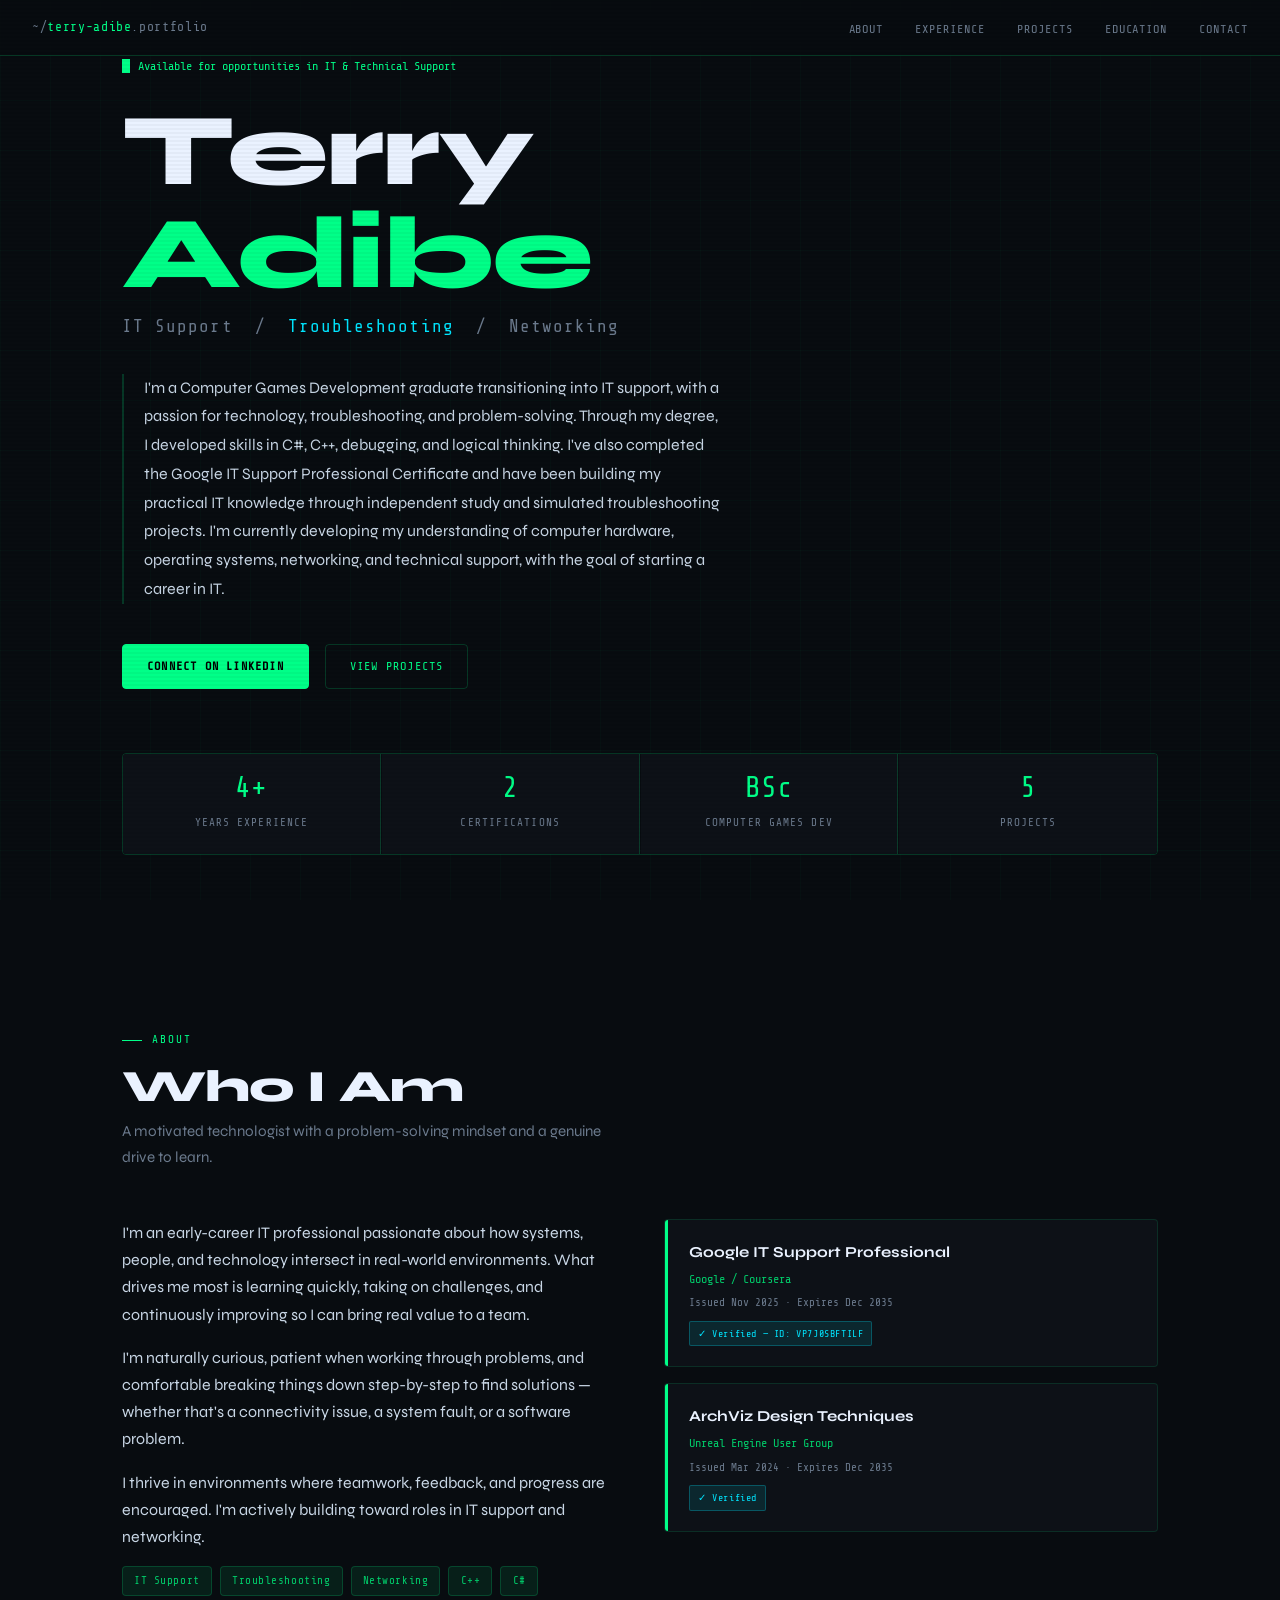
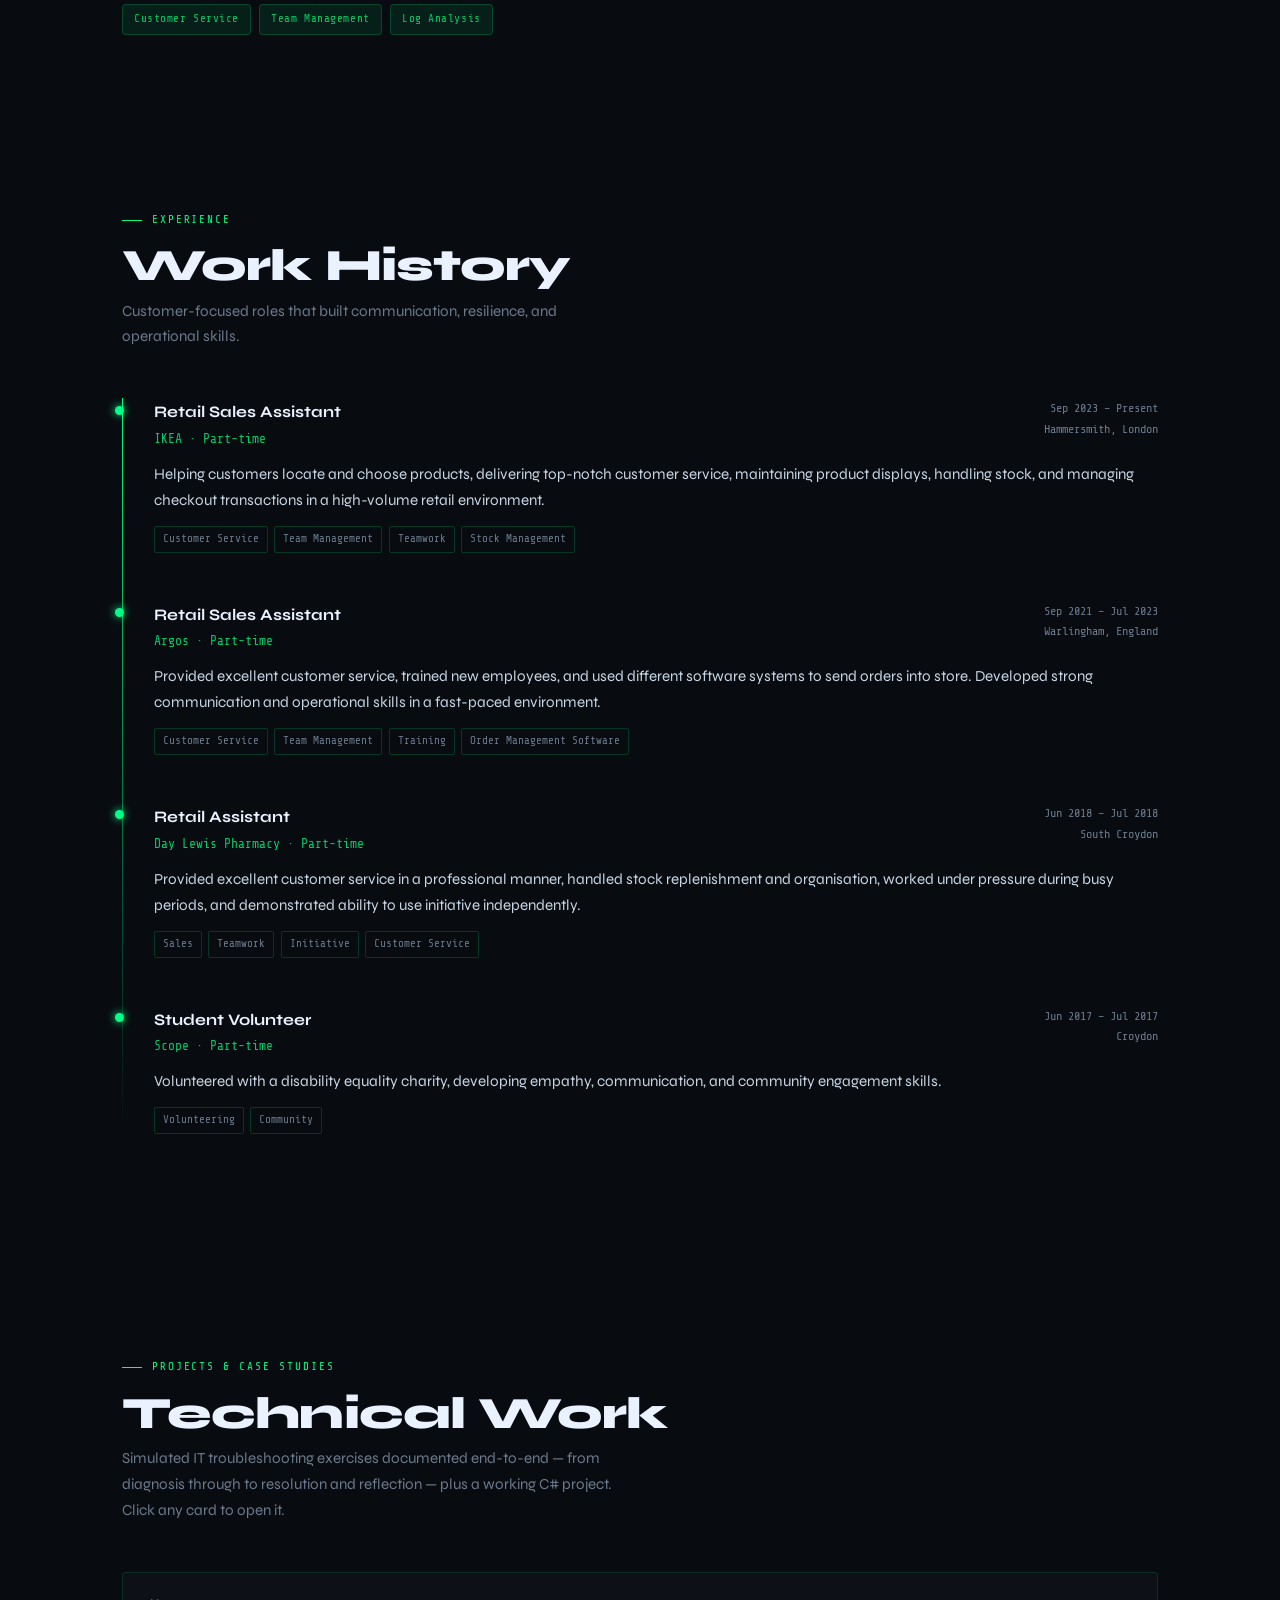
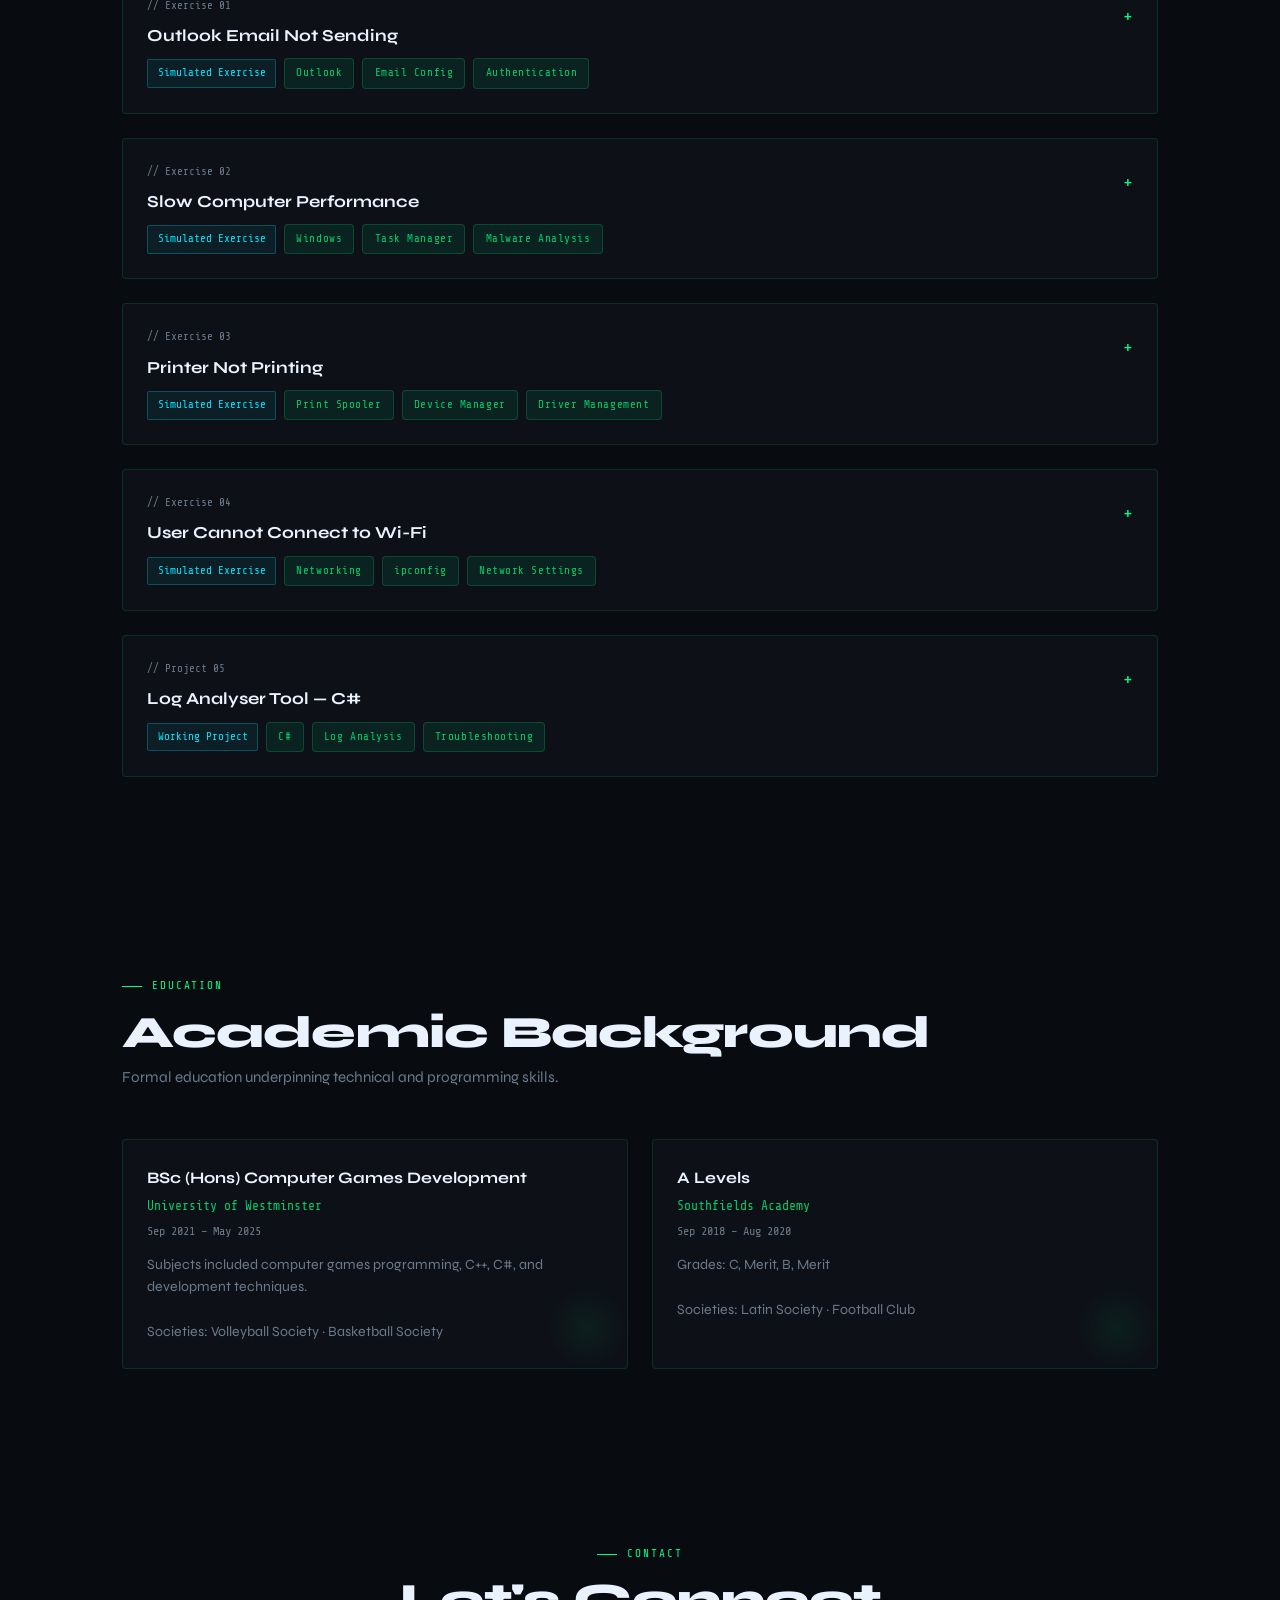
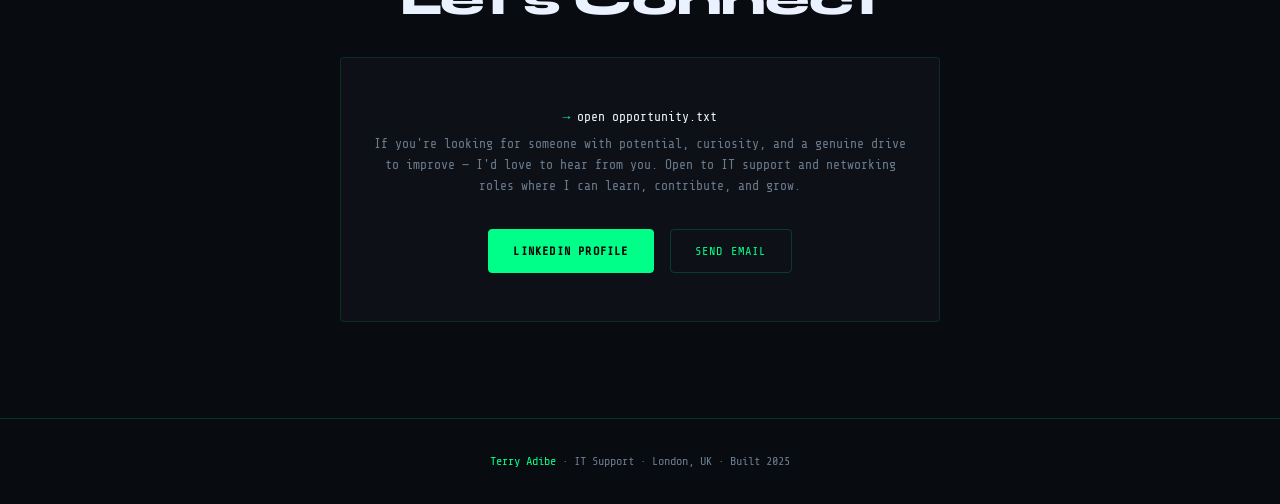
<file: index.html>
<!DOCTYPE html>
<html lang="en">
<head>
    <meta charset="UTF-8" />
    <meta name="viewport" content="width=device-width, initial-scale=1.0" />
    <title>Terry Adibe — IT Support Portfolio</title>
    <link href="https://fonts.googleapis.com/css2?family=Share+Tech+Mono&family=Syne:wght@400;600;700;800&display=swap" rel="stylesheet" />
    <link rel="stylesheet" href="style.css" />
</head>
<body>

    <!-- NAV -->
    <nav>
        <div class="nav-brand"><span>~/</span>terry-adibe<span>.portfolio</span></div>
        <ul>
            <li><a href="#about">About</a></li>
            <li><a href="#experience">Experience</a></li>
            <li><a href="#projects">Projects</a></li>
            <li><a href="#education">Education</a></li>
            <li><a href="#contact">Contact</a></li>
        </ul>
    </nav>

    <main>

        <!-- HERO -->
        <section id="hero">
            <div class="hero-inner">
                <div class="hero-status"><span class="blink"></span>Available for opportunities in IT &amp; Technical Support</div>
                <h1 class="hero-name">Terry<br><span class="accent">Adibe</span></h1>
                <p class="hero-title">IT Support &nbsp;/&nbsp; <span class="highlight">Troubleshooting</span> &nbsp;/&nbsp; Networking</p>
                <p class="hero-bio">
                    I'm a Computer Games Development graduate transitioning into IT support, with a passion for technology, troubleshooting, and problem-solving. Through my degree, I developed skills in C#, C++, debugging, and logical thinking. I've also completed the Google IT Support Professional Certificate and have been building my practical IT knowledge through independent study and simulated troubleshooting projects. I'm currently developing my understanding of computer hardware, operating systems, networking, and technical support, with the goal of starting a career in IT.
                </p>
                <div class="hero-ctas">
                    <a href="https://www.linkedin.com/in/terry-adibe-31688a187/" target="_blank" class="btn btn-primary">Connect on LinkedIn</a>
                    <a href="#projects" class="btn btn-outline">View Projects</a>
                </div>
                <div class="stats-row">
                    <div class="stat-item"><span class="stat-num">4+</span><span class="stat-label">Years Experience</span></div>
                    <div class="stat-item"><span class="stat-num">2</span><span class="stat-label">Certifications</span></div>
                    <div class="stat-item"><span class="stat-num">BSc</span><span class="stat-label">Computer Games Dev</span></div>
                    <div class="stat-item"><span class="stat-num">5</span><span class="stat-label">Projects</span></div>
                </div>
            </div>
        </section>

        <!-- ABOUT -->
        <section id="about">
            <div class="section-tag">About</div>
            <h2 class="section-h2">Who I Am</h2>
            <p class="section-sub">A motivated technologist with a problem-solving mindset and a genuine drive to learn.</p>
            <div class="about-grid">
                <div class="about-text">
                    <p>I'm an early-career IT professional passionate about how systems, people, and technology intersect in real-world environments. What drives me most is learning quickly, taking on challenges, and continuously improving so I can bring real value to a team.</p>
                    <p>I'm naturally curious, patient when working through problems, and comfortable breaking things down step-by-step to find solutions — whether that's a connectivity issue, a system fault, or a software problem.</p>
                    <p>I thrive in environments where teamwork, feedback, and progress are encouraged. I'm actively building toward roles in IT support and networking.</p>
                    <div class="skills-list">
                        <span class="skill-tag">IT Support</span>
                        <span class="skill-tag">Troubleshooting</span>
                        <span class="skill-tag">Networking</span>
                        <span class="skill-tag">C++</span>
                        <span class="skill-tag">C#</span>
                        <span class="skill-tag">Customer Service</span>
                        <span class="skill-tag">Team Management</span>
                        <span class="skill-tag">Log Analysis</span>
                    </div>
                </div>
                <div>
                    <div class="cert-card">
                        <div class="cert-title">Google IT Support Professional</div>
                        <div class="cert-issuer">Google / Coursera</div>
                        <div class="cert-date">Issued Nov 2025 · Expires Dec 2035</div>
                        <div class="cert-badge">✓ Verified — ID: VP7J0SBFTILF</div>
                    </div>
                    <div class="cert-card">
                        <div class="cert-title">ArchViz Design Techniques</div>
                        <div class="cert-issuer">Unreal Engine User Group</div>
                        <div class="cert-date">Issued Mar 2024 · Expires Dec 2035</div>
                        <div class="cert-badge">✓ Verified</div>
                    </div>
                </div>
            </div>
        </section>

        <!-- EXPERIENCE -->
        <section id="experience">
            <div class="section-tag">Experience</div>
            <h2 class="section-h2">Work History</h2>
            <p class="section-sub">Customer-focused roles that built communication, resilience, and operational skills.</p>
            <div class="timeline">
                <div class="timeline-item">
                    <div class="job-header">
                        <div>
                            <div class="job-title">Retail Sales Assistant</div>
                            <div class="job-company">IKEA · Part-time</div>
                        </div>
                        <div class="job-period">Sep 2023 – Present<br>Hammersmith, London</div>
                    </div>
                    <p class="job-desc">Helping customers locate and choose products, delivering top-notch customer service, maintaining product displays, handling stock, and managing checkout transactions in a high-volume retail environment.</p>
                    <div class="job-tags">
                        <span class="job-tag">Customer Service</span>
                        <span class="job-tag">Team Management</span>
                        <span class="job-tag">Teamwork</span>
                        <span class="job-tag">Stock Management</span>
                    </div>
                </div>
                <div class="timeline-item">
                    <div class="job-header">
                        <div>
                            <div class="job-title">Retail Sales Assistant</div>
                            <div class="job-company">Argos · Part-time</div>
                        </div>
                        <div class="job-period">Sep 2021 – Jul 2023<br>Warlingham, England</div>
                    </div>
                    <p class="job-desc">Provided excellent customer service, trained new employees, and used different software systems to send orders into store. Developed strong communication and operational skills in a fast-paced environment.</p>
                    <div class="job-tags">
                        <span class="job-tag">Customer Service</span>
                        <span class="job-tag">Team Management</span>
                        <span class="job-tag">Training</span>
                        <span class="job-tag">Order Management Software</span>
                    </div>
                </div>
                <div class="timeline-item">
                    <div class="job-header">
                        <div>
                            <div class="job-title">Retail Assistant</div>
                            <div class="job-company">Day Lewis Pharmacy · Part-time</div>
                        </div>
                        <div class="job-period">Jun 2018 – Jul 2018<br>South Croydon</div>
                    </div>
                    <p class="job-desc">Provided excellent customer service in a professional manner, handled stock replenishment and organisation, worked under pressure during busy periods, and demonstrated ability to use initiative independently.</p>
                    <div class="job-tags">
                        <span class="job-tag">Sales</span>
                        <span class="job-tag">Teamwork</span>
                        <span class="job-tag">Initiative</span>
                        <span class="job-tag">Customer Service</span>
                    </div>
                </div>
                <div class="timeline-item">
                    <div class="job-header">
                        <div>
                            <div class="job-title">Student Volunteer</div>
                            <div class="job-company">Scope · Part-time</div>
                        </div>
                        <div class="job-period">Jun 2017 – Jul 2017<br>Croydon</div>
                    </div>
                    <p class="job-desc">Volunteered with a disability equality charity, developing empathy, communication, and community engagement skills.</p>
                    <div class="job-tags">
                        <span class="job-tag">Volunteering</span>
                        <span class="job-tag">Community</span>
                    </div>
                </div>
            </div>
        </section>

        <!-- PROJECTS / CASE STUDIES -->
        <section id="projects">
            <div class="section-tag">Projects &amp; Case Studies</div>
            <h2 class="section-h2">Technical Work</h2>
            <p class="section-sub">Simulated IT troubleshooting exercises documented end-to-end — from diagnosis through to resolution and reflection — plus a working C# project. Click any card to open it.</p>

            <!-- CASE 01: OUTLOOK -->
            <div class="case-card">
                <div class="case-header" onclick="toggleCase(this)">
                    <div class="case-header-left">
                        <div class="case-num">// Exercise 01</div>
                        <div class="case-title">Outlook Email Not Sending</div>
                        <div class="case-meta">
                            <span class="project-type type-doc">Simulated Exercise</span>
                            <span class="skill-tag">Outlook</span>
                            <span class="skill-tag">Email Config</span>
                            <span class="skill-tag">Authentication</span>
                        </div>
                    </div>
                    <div class="case-toggle">+</div>
                </div>
                <div class="case-body">
                    <div class="case-section-label">Problem</div>
                    <p class="case-text">User unable to send emails in Outlook — messages remained stuck in the Outbox. The user could still receive emails, but outgoing messages consistently failed to send.</p>

                    <div class="case-section-label">Key Questions Asked</div>
                    <ul class="case-steps">
                        <li>Are you connected to the internet?</li>
                        <li>Are you able to receive emails? (to isolate sending vs. full service failure)</li>
                        <li>Are there any error messages displayed?</li>
                        <li>When did the issue start? (to identify recent changes)</li>
                        <li>Have you recently changed your email password?</li>
                        <li>Is this affecting other users? (to determine if user-specific or system-wide)</li>
                    </ul>

                    <div class="case-section-label">Troubleshooting Steps</div>
                    <ul class="case-steps">
                        <li>Confirmed device was connected to the internet</li>
                        <li>Verified Outlook was not in Offline Mode</li>
                        <li>Checked for stuck emails in the Outbox and attempted to resend or delete them</li>
                        <li>Closed and reopened Outlook to resolve any temporary application issues</li>
                        <li>Checked that email address, password, and server settings were correct</li>
                        <li>Removed and re-added the email account to refresh the configuration</li>
                        <li>Restarted the device to clear any remaining temporary system issues</li>
                    </ul>

                    <div class="case-section-label">Tools Used</div>
                    <div class="tools-row">
                        <span class="tool-pill">Microsoft Outlook</span>
                        <span class="tool-pill">Network Settings</span>
                        <span class="tool-pill">Control Panel — Mail Settings</span>
                    </div>

                    <div class="case-section-label">Root Cause &amp; Resolution</div>
                    <div class="resolution-box">
                        <div class="label">✓ RESOLVED</div>
                        <p>Issue caused by an incorrect email password, preventing Outlook from authenticating with the server. The correct password was re-entered, allowing Outlook to reconnect and send successfully.</p>
                    </div>

                    <div class="case-section-label">Reflection</div>
                    <div class="reflection-box">This case highlights the importance of checking basic configuration issues — such as account credentials — before investigating more complex causes. Many email-related problems stem from simple authentication errors.</div>
                </div>
            </div>

            <!-- CASE 02: SLOW COMPUTER -->
            <div class="case-card">
                <div class="case-header" onclick="toggleCase(this)">
                    <div class="case-header-left">
                        <div class="case-num">// Exercise 02</div>
                        <div class="case-title">Slow Computer Performance</div>
                        <div class="case-meta">
                            <span class="project-type type-doc">Simulated Exercise</span>
                            <span class="skill-tag">Windows</span>
                            <span class="skill-tag">Task Manager</span>
                            <span class="skill-tag">Malware Analysis</span>
                        </div>
                    </div>
                    <div class="case-toggle">+</div>
                </div>
                <div class="case-body">
                    <div class="case-section-label">Problem</div>
                    <p class="case-text">User reported their computer had become significantly slow during normal use — applications took an extremely long time to open, and the system would freeze or lag when performing basic tasks.</p>

                    <div class="case-section-label">Key Questions Asked</div>
                    <ul class="case-steps">
                        <li>When did the issue start? (to identify recent updates, installs, or changes)</li>
                        <li>Are specific applications slow, or the entire system?</li>
                        <li>Have you installed any new software recently?</li>
                        <li>How much storage space is available?</li>
                        <li>Have you noticed any unusual pop-ups or background activity? (to rule out malware)</li>
                        <li>When was the system last restarted?</li>
                    </ul>

                    <div class="case-section-label">Troubleshooting Steps</div>
                    <ul class="case-steps">
                        <li>Opened Task Manager — reviewed CPU, memory, and disk usage, identified high-resource processes</li>
                        <li>Closed unnecessary background applications consuming system resources</li>
                        <li>Navigated to Startup tab in Task Manager and disabled non-essential startup programs</li>
                        <li>Checked disk storage and removed unnecessary files to free up space</li>
                        <li>Performed a full system scan using Windows Defender to rule out malware</li>
                        <li>Restarted the system to clear temporary processes and refresh performance</li>
                        <li>Checked for pending OS and driver updates to eliminate outdated software as a cause</li>
                    </ul>

                    <div class="case-section-label">Tools Used</div>
                    <div class="tools-row">
                        <span class="tool-pill">Task Manager</span>
                        <span class="tool-pill">Startup Manager</span>
                        <span class="tool-pill">Disk Cleanup</span>
                        <span class="tool-pill">Windows Defender</span>
                        <span class="tool-pill">Windows Update</span>
                    </div>

                    <div class="case-section-label">Root Cause &amp; Resolution</div>
                    <div class="resolution-box">
                        <div class="label">✓ RESOLVED</div>
                        <p>Multiple background applications were consuming high CPU and memory usage, combined with several unnecessary startup programs. Unnecessary apps were closed, startup programs disabled, and disk space cleared.</p>
                    </div>

                    <div class="case-section-label">Reflection</div>
                    <div class="reflection-box">This case highlights the importance of monitoring system resources and managing startup applications. Many performance issues are caused by software and background processes rather than hardware failure. Malware scanning is a key step — malicious software can disguise itself as high resource usage.</div>
                </div>
            </div>

            <!-- CASE 03: PRINTER -->
            <div class="case-card">
                <div class="case-header" onclick="toggleCase(this)">
                    <div class="case-header-left">
                        <div class="case-num">// Exercise 03</div>
                        <div class="case-title">Printer Not Printing</div>
                        <div class="case-meta">
                            <span class="project-type type-doc">Simulated Exercise</span>
                            <span class="skill-tag">Print Spooler</span>
                            <span class="skill-tag">Device Manager</span>
                            <span class="skill-tag">Driver Management</span>
                        </div>
                    </div>
                    <div class="case-toggle">+</div>
                </div>
                <div class="case-body">
                    <div class="case-section-label">Problem</div>
                    <p class="case-text">A user reported their printer appeared connected but documents were not printing. Print jobs remained in the queue without completing. Some colleagues were unaffected, while others shared the same issue — suggesting a mixed device/network cause.</p>

                    <div class="case-section-label">Key Questions Asked</div>
                    <ul class="case-steps">
                        <li>Is the printer powered on? (confirm basic hardware state)</li>
                        <li>Are there any error messages on the printer or computer?</li>
                        <li>Are other users able to print successfully?</li>
                        <li>Is the printer connected via USB or network? (to identify physical vs. network issue)</li>
                        <li>When did the issue start? (to identify recent configuration changes or updates)</li>
                    </ul>

                    <div class="case-section-label">Troubleshooting Steps</div>
                    <ul class="case-steps">
                        <li>Checked printer status — confirmed powered on, no paper jams, no empty ink</li>
                        <li>Checked print queue — cancelled all pending print jobs and restarted the printer</li>
                        <li>Restarted the printer to clear errors between the device and computer</li>
                        <li>Opened Windows Services, located the Print Spooler service, and restarted it</li>
                        <li>Confirmed the correct printer was set as the default printer</li>
                        <li>Updated and reinstalled printer drivers via Device Manager</li>
                    </ul>

                    <div class="case-section-label">Tools Used</div>
                    <div class="tools-row">
                        <span class="tool-pill">Windows Printer Settings</span>
                        <span class="tool-pill">Print Queue Manager</span>
                        <span class="tool-pill">Windows Services</span>
                        <span class="tool-pill">Device Manager</span>
                    </div>

                    <div class="case-section-label">Root Cause &amp; Resolution</div>
                    <div class="resolution-box">
                        <div class="label">✓ RESOLVED</div>
                        <p>Multiple stuck print jobs had blocked the print queue. Clearing the queue, restarting the Print Spooler service, and reinstalling drivers restored full printing functionality.</p>
                    </div>
                </div>
            </div>

            <!-- CASE 04: WIFI -->
            <div class="case-card">
                <div class="case-header" onclick="toggleCase(this)">
                    <div class="case-header-left">
                        <div class="case-num">// Exercise 04</div>
                        <div class="case-title">User Cannot Connect to Wi-Fi</div>
                        <div class="case-meta">
                            <span class="project-type type-doc">Simulated Exercise</span>
                            <span class="skill-tag">Networking</span>
                            <span class="skill-tag">ipconfig</span>
                            <span class="skill-tag">Network Settings</span>
                        </div>
                    </div>
                    <div class="case-toggle">+</div>
                </div>
                <div class="case-body">
                    <div class="case-section-label">Problem</div>
                    <p class="case-text">A user reported their laptop was unable to connect to the office Wi-Fi network. Other colleagues were connected without issues, suggesting the problem was device-specific rather than a network-wide fault.</p>

                    <div class="case-section-label">Key Questions Asked</div>
                    <ul class="case-steps">
                        <li>Are other devices able to connect? (to confirm device vs. network issue)</li>
                        <li>Are you receiving any specific error messages?</li>
                        <li>When did the issue start?</li>
                        <li>Have you recently changed your password? (outdated credentials are a common cause)</li>
                        <li>Are you working remotely or in the office? (signal strength and environment)</li>
                        <li>Is Wi-Fi enabled in your device settings?</li>
                    </ul>

                    <div class="case-section-label">Troubleshooting Steps</div>
                    <ul class="case-steps">
                        <li>Confirmed Wi-Fi was enabled and Airplane Mode was disabled — a commonly overlooked issue</li>
                        <li>Restarted the laptop to resolve any temporary network or software glitches</li>
                        <li>Opened Network Settings, selected the Wi-Fi network, clicked Forget, then reconnected with the correct password</li>
                        <li>Used Command Prompt (ipconfig) to check IP configuration and confirm address assignment</li>
                        <li>Checked Device Manager for any driver issues with the wireless adapter</li>
                    </ul>

                    <div class="case-section-label">Tools Used</div>
                    <div class="tools-row">
                        <span class="tool-pill">Windows Network Settings</span>
                        <span class="tool-pill">Command Prompt (ipconfig)</span>
                        <span class="tool-pill">Device Manager</span>
                    </div>

                    <div class="case-section-label">Root Cause &amp; Resolution</div>
                    <div class="resolution-box">
                        <div class="label">✓ RESOLVED</div>
                        <p>The device was storing an outdated Wi-Fi password after network credentials had been changed. Forgetting the network and reconnecting with the updated password resolved the issue immediately.</p>
                    </div>

                    <div class="case-section-label">Reflection</div>
                    <div class="reflection-box">This case highlights the importance of gathering information before troubleshooting. Many connectivity issues are caused by simple configuration problems rather than hardware failures — and asking the right questions upfront saves significant diagnostic time.</div>
                </div>
            </div>

            <!-- CASE 05: LOG ANALYSER -->
            <div class="case-card">
                <div class="case-header" onclick="toggleCase(this)">
                    <div class="case-header-left">
                        <div class="case-num">// Project 05</div>
                        <div class="case-title">Log Analyser Tool — C#</div>
                        <div class="case-meta">
                            <span class="project-type type-doc">Working Project</span>
                            <span class="skill-tag">C#</span>
                            <span class="skill-tag">Log Analysis</span>
                            <span class="skill-tag">Troubleshooting</span>
                        </div>
                    </div>
                    <div class="case-toggle">+</div>
                </div>
                <div class="case-body">
                    <div class="case-section-label">Project Overview</div>
                    <p class="case-text">A working C# tool that reads and analyses log files to help identify errors and unusual patterns. Built to practise parsing real-world data and to support the kind of log review used in IT support and monitoring.</p>

                    <div class="case-section-label">What It Does</div>
                    <ul class="case-steps">
                        <li>Reads log files and extracts key event data</li>
                        <li>Filters events by type, severity, and timestamp</li>
                        <li>Flags patterns such as repeated errors or failed logins</li>
                        <li>Outputs a readable summary for further investigation</li>
                    </ul>

                    <div class="case-section-label">Technologies</div>
                    <div class="tools-row">
                        <span class="tool-pill">C#</span>
                        <span class="tool-pill">File I/O</span>
                        <span class="tool-pill">String Parsing</span>
                    </div>

                    <div class="case-section-label">Status</div>
                    <div class="resolution-box">
                        <div class="label">✓ WORKING VERSION COMPLETE</div>
                        <p>The C# version is working. Further features and improvements are planned.</p>
                    </div>
                </div>
            </div>

        </section>

        <!-- EDUCATION -->
        <section id="education">
            <div class="section-tag">Education</div>
            <h2 class="section-h2">Academic Background</h2>
            <p class="section-sub">Formal education underpinning technical and programming skills.</p>
            <div class="edu-grid">
                <div class="edu-card">
                    <div class="edu-degree">BSc (Hons) Computer Games Development</div>
                    <div class="edu-school">University of Westminster</div>
                    <div class="edu-years">Sep 2021 – May 2025</div>
                    <div class="edu-activities">Subjects included computer games programming, C++, C#, and development techniques.<br><br>Societies: Volleyball Society · Basketball Society</div>
                </div>
                <div class="edu-card">
                    <div class="edu-degree">A Levels</div>
                    <div class="edu-school">Southfields Academy</div>
                    <div class="edu-years">Sep 2018 – Aug 2020</div>
                    <div class="edu-activities">Grades: C, Merit, B, Merit<br><br>Societies: Latin Society · Football Club</div>
                </div>
            </div>
        </section>

        <!-- CONTACT -->
        <section id="contact">
            <div class="section-tag" style="justify-content: center;">Contact</div>
            <h2 class="section-h2">Let's Connect</h2>
            <div class="contact-card">
                <div class="terminal-line"><span class="prompt">→ </span><span class="cmd">open opportunity.txt</span></div>
                <p class="contact-tagline">
                    If you're looking for someone with potential, curiosity, and a genuine drive to improve — I'd love to hear from you. Open to IT support and networking roles where I can learn, contribute, and grow.
                </p>
                <div class="contact-links">
                    <a href="https://www.linkedin.com/in/terry-adibe-31688a187/" target="_blank" class="btn btn-primary">LinkedIn Profile</a>
                    <a href="mailto:adibeterry380@gmail.com" class="btn btn-outline">Send Email</a>
                </div>
            </div>
        </section>

    </main>

    <footer>
        <span>Terry Adibe</span> · IT Support · London, UK · Built 2025
    </footer>

    <!-- Project cards: click to open / close -->
    <script>
        // Hide every description when the page loads
        document.querySelectorAll('.case-body').forEach(function (body) {
            body.style.display = 'none';
        });

        function toggleCase(header) {
            var card = header.parentElement;
            var body = card.querySelector('.case-body');
            var icon = header.querySelector('.case-toggle');
            var isOpen = body.style.display === 'block';

            body.style.display = isOpen ? 'none' : 'block';
            if (icon) { icon.textContent = isOpen ? '+' : '−'; }
            card.classList.toggle('open', !isOpen);
        }
    </script>
</body>
</html>
</file>
<file: style.css>
:root {
  --bg: #080c10;
  --bg2: #0d1117;
  --bg3: #111820;
  --green: #00ff88;
  --green-dim: #00cc6a;
  --green-mute: rgba(0,255,136,0.08);
  --green-border: rgba(0,255,136,0.18);
  --cyan: #00e5ff;
  --cyan-dim: rgba(0,229,255,0.12);
  --text: #c8d6e5;
  --text-dim: #6b7a8d;
  --text-bright: #eaf2ff;
  --mono: 'Share Tech Mono', monospace;
  --sans: 'Syne', sans-serif;
  --card-border: 1px solid rgba(0,255,136,0.12);
  --radius: 4px;
}

*, *::before, *::after { box-sizing: border-box; margin: 0; padding: 0; }

html { scroll-behavior: smooth; }

body {
  background: var(--bg);
  color: var(--text);
  font-family: var(--sans);
  font-size: 16px;
  line-height: 1.7;
  overflow-x: hidden;
}

/* SCANLINE OVERLAY */
body::before {
  content: '';
  position: fixed;
  inset: 0;
  background: repeating-linear-gradient(0deg, transparent, transparent 2px, rgba(0,0,0,0.03) 2px, rgba(0,0,0,0.03) 4px);
  pointer-events: none;
  z-index: 9999;
}

/* GRID PATTERN */
body::after {
  content: '';
  position: fixed;
  inset: 0;
  background-image:
    linear-gradient(rgba(0,255,136,0.025) 1px, transparent 1px),
    linear-gradient(90deg, rgba(0,255,136,0.025) 1px, transparent 1px);
  background-size: 50px 50px;
  pointer-events: none;
  z-index: 0;
}

/* NAV */
nav {
  position: fixed;
  top: 0; left: 0; right: 0;
  z-index: 100;
  background: rgba(8,12,16,0.92);
  backdrop-filter: blur(12px);
  border-bottom: 1px solid var(--green-border);
  padding: 0 2rem;
  height: 56px;
  display: flex;
  align-items: center;
  justify-content: space-between;
}

.nav-brand {
  font-family: var(--mono);
  font-size: 13px;
  color: var(--green);
  letter-spacing: 0.05em;
}

.nav-brand span { color: var(--text-dim); }

nav ul {
  list-style: none;
  display: flex;
  gap: 2rem;
}

nav a {
  font-family: var(--mono);
  font-size: 12px;
  color: var(--text-dim);
  text-decoration: none;
  letter-spacing: 0.08em;
  text-transform: uppercase;
  transition: color 0.2s;
}

nav a:hover { color: var(--green); }

/* MAIN WRAPPER */
main {
  position: relative;
  z-index: 1;
  max-width: 1100px;
  margin: 0 auto;
  padding: 0 2rem;
}

section { padding: 7rem 0 4rem; }

/* SECTION LABELS */
.section-tag {
  font-family: var(--mono);
  font-size: 11px;
  color: var(--green);
  letter-spacing: 0.18em;
  text-transform: uppercase;
  margin-bottom: 0.75rem;
  display: flex;
  align-items: center;
  gap: 0.6rem;
}

.section-tag::before {
  content: '';
  display: inline-block;
  width: 20px;
  height: 1px;
  background: var(--green);
}

/* HERO */
#hero {
  min-height: 100vh;
  display: flex;
  align-items: center;
  padding-top: 56px;
}

.hero-inner { width: 100%; }

.hero-status {
  font-family: var(--mono);
  font-size: 12px;
  color: var(--green);
  margin-bottom: 1.5rem;
  display: flex;
  align-items: center;
  gap: 0.5rem;
}

.blink {
  display: inline-block;
  width: 8px;
  height: 14px;
  background: var(--green);
  animation: blink 1s step-end infinite;
  vertical-align: middle;
}

@keyframes blink { 50% { opacity: 0; } }

.hero-name {
  font-family: var(--sans);
  font-size: clamp(3rem, 8vw, 6.5rem);
  font-weight: 800;
  line-height: 1;
  letter-spacing: -0.02em;
  color: var(--text-bright);
  margin-bottom: 0.4rem;
}

.hero-name .accent { color: var(--green); }

.hero-title {
  font-family: var(--mono);
  font-size: clamp(0.85rem, 2vw, 1.1rem);
  color: var(--text-dim);
  margin-bottom: 2rem;
  letter-spacing: 0.06em;
}

.hero-title .highlight { color: var(--cyan); }

.hero-bio {
  max-width: 600px;
  font-size: 1rem;
  color: var(--text);
  line-height: 1.8;
  margin-bottom: 2.5rem;
  border-left: 2px solid var(--green-border);
  padding-left: 1.25rem;
}

.hero-ctas {
  display: flex;
  gap: 1rem;
  flex-wrap: wrap;
}

.btn {
  font-family: var(--mono);
  font-size: 12px;
  letter-spacing: 0.1em;
  text-transform: uppercase;
  text-decoration: none;
  padding: 0.7rem 1.5rem;
  border-radius: var(--radius);
  transition: all 0.2s;
  display: inline-flex;
  align-items: center;
  gap: 0.5rem;
  cursor: pointer;
}

.btn-primary {
  background: var(--green);
  color: #000;
  border: 1px solid var(--green);
  font-weight: 700;
}

.btn-primary:hover {
  background: transparent;
  color: var(--green);
}

.btn-outline {
  background: transparent;
  color: var(--green);
  border: 1px solid var(--green-border);
}

.btn-outline:hover {
  border-color: var(--green);
  background: var(--green-mute);
}

/* STATS ROW */
.stats-row {
  display: grid;
  grid-template-columns: repeat(auto-fit, minmax(160px, 1fr));
  gap: 1px;
  margin-top: 4rem;
  border: 1px solid var(--green-border);
  border-radius: var(--radius);
  overflow: hidden;
}

.stat-item {
  padding: 1.25rem 1.5rem;
  background: var(--bg2);
  text-align: center;
}

.stat-item:not(:last-child) { border-right: 1px solid var(--green-border); }

.stat-num {
  font-family: var(--mono);
  font-size: 1.8rem;
  color: var(--green);
  display: block;
  line-height: 1;
  margin-bottom: 0.3rem;
}

.stat-label {
  font-family: var(--mono);
  font-size: 11px;
  color: var(--text-dim);
  letter-spacing: 0.1em;
  text-transform: uppercase;
}

/* ABOUT */
.about-grid {
  display: grid;
  grid-template-columns: 1fr 1fr;
  gap: 3rem;
  align-items: start;
}

.about-text p { margin-bottom: 1rem; color: var(--text); }

.skills-list {
  display: flex;
  flex-wrap: wrap;
  gap: 0.5rem;
  margin-top: 1rem;
}

.skill-tag {
  font-family: var(--mono);
  font-size: 11px;
  padding: 0.3rem 0.7rem;
  border: 1px solid var(--green-border);
  border-radius: var(--radius);
  color: var(--green-dim);
  background: var(--green-mute);
  letter-spacing: 0.05em;
}

.cert-card {
  background: var(--bg2);
  border: var(--card-border);
  border-radius: var(--radius);
  padding: 1.25rem 1.5rem;
  margin-bottom: 1rem;
  position: relative;
  overflow: hidden;
}

.cert-card::before {
  content: '';
  position: absolute;
  top: 0; left: 0;
  width: 3px;
  height: 100%;
  background: var(--green);
}

.cert-title {
  font-weight: 700;
  color: var(--text-bright);
  font-size: 0.95rem;
  margin-bottom: 0.2rem;
}

.cert-issuer {
  font-family: var(--mono);
  font-size: 12px;
  color: var(--green-dim);
}

.cert-date {
  font-family: var(--mono);
  font-size: 11px;
  color: var(--text-dim);
  margin-top: 0.3rem;
}

.cert-badge {
  display: inline-block;
  font-family: var(--mono);
  font-size: 10px;
  padding: 0.2rem 0.5rem;
  background: rgba(0,229,255,0.1);
  border: 1px solid rgba(0,229,255,0.25);
  color: var(--cyan);
  border-radius: 2px;
  margin-top: 0.5rem;
  letter-spacing: 0.06em;
}

.in-progress {
  background: rgba(255,170,0,0.08);
  border-color: rgba(255,170,0,0.25);
  color: #ffaa00;
}

/* EXPERIENCE */
.timeline {
  position: relative;
  padding-left: 2rem;
}

.timeline::before {
  content: '';
  position: absolute;
  top: 0; bottom: 0; left: 0;
  width: 1px;
  background: linear-gradient(to bottom, var(--green), transparent);
}

.timeline-item {
  position: relative;
  margin-bottom: 3rem;
}

.timeline-item::before {
  content: '';
  position: absolute;
  left: -2.45rem;
  top: 0.45rem;
  width: 9px; height: 9px;
  border-radius: 50%;
  background: var(--green);
  box-shadow: 0 0 8px var(--green);
}

.job-header {
  display: flex;
  justify-content: space-between;
  align-items: flex-start;
  flex-wrap: wrap;
  gap: 0.5rem;
  margin-bottom: 0.75rem;
}

.job-title {
  font-weight: 700;
  font-size: 1rem;
  color: var(--text-bright);
}

.job-company {
  font-family: var(--mono);
  font-size: 13px;
  color: var(--green-dim);
  margin-top: 0.15rem;
}

.job-period {
  font-family: var(--mono);
  font-size: 12px;
  color: var(--text-dim);
  text-align: right;
  white-space: nowrap;
}

.job-desc {
  color: var(--text);
  font-size: 0.95rem;
  line-height: 1.7;
}

.job-tags {
  display: flex;
  flex-wrap: wrap;
  gap: 0.4rem;
  margin-top: 0.75rem;
}

.job-tag {
  font-family: var(--mono);
  font-size: 11px;
  padding: 0.2rem 0.5rem;
  border: 1px solid var(--green-border);
  color: var(--text-dim);
  border-radius: 2px;
}

/* PROJECTS / CASE STUDIES */
.case-card {
  background: var(--bg2);
  border: var(--card-border);
  border-radius: var(--radius);
  margin-bottom: 1.5rem;
  overflow: hidden;
  transition: border-color 0.2s;
}

.case-card:hover { border-color: rgba(0,255,136,0.35); }

.case-header {
  padding: 1.5rem;
  display: flex;
  justify-content: space-between;
  align-items: flex-start;
  gap: 1rem;
  cursor: pointer;
  user-select: none;
}

.case-header-left { flex: 1; }

.case-num {
  font-family: var(--mono);
  font-size: 11px;
  color: var(--text-dim);
  margin-bottom: 0.4rem;
}

.case-title {
  font-weight: 700;
  font-size: 1.05rem;
  color: var(--text-bright);
  margin-bottom: 0.5rem;
}

.case-meta {
  display: flex;
  gap: 0.5rem;
  flex-wrap: wrap;
  align-items: center;
}

.case-toggle {
  font-family: var(--mono);
  font-size: 18px;
  color: var(--green);
  transition: transform 0.25s;
  flex-shrink: 0;
  margin-top: 4px;
}

.case-toggle.open { transform: rotate(45deg); }

.case-body {
  display: none;
  padding: 0 1.5rem 1.5rem;
  border-top: 1px solid var(--green-border);
}

.case-body.open { display: block; }

.case-section-label {
  font-family: var(--mono);
  font-size: 11px;
  color: var(--green-dim);
  letter-spacing: 0.12em;
  text-transform: uppercase;
  margin: 1.2rem 0 0.5rem;
}

.case-text {
  font-size: 0.9rem;
  color: var(--text);
  line-height: 1.75;
}

.case-steps {
  list-style: none;
  counter-reset: steps;
  margin: 0;
  padding: 0;
}

.case-steps li {
  counter-increment: steps;
  font-size: 0.9rem;
  color: var(--text);
  padding: 0.4rem 0 0.4rem 1rem;
  position: relative;
  border-left: 1px solid var(--green-border);
  margin-left: 0.5rem;
  margin-bottom: 0.3rem;
}

.case-steps li::before {
  content: counter(steps, decimal-leading-zero);
  position: absolute;
  left: -1.6rem;
  top: 0.45rem;
  font-family: var(--mono);
  font-size: 10px;
  color: var(--green);
  background: var(--bg2);
  padding: 0 2px;
}

.tools-row {
  display: flex;
  flex-wrap: wrap;
  gap: 0.4rem;
  margin-top: 0.5rem;
}

.tool-pill {
  font-family: var(--mono);
  font-size: 11px;
  padding: 0.25rem 0.6rem;
  background: rgba(0,229,255,0.07);
  border: 1px solid rgba(0,229,255,0.2);
  color: var(--cyan);
  border-radius: 2px;
}

.resolution-box {
  background: rgba(0,255,136,0.05);
  border: 1px solid rgba(0,255,136,0.15);
  border-radius: var(--radius);
  padding: 0.9rem 1rem;
  margin-top: 0.5rem;
}

.resolution-box .label {
  font-family: var(--mono);
  font-size: 10px;
  color: var(--green);
  letter-spacing: 0.1em;
  margin-bottom: 0.3rem;
}

.resolution-box p {
  font-size: 0.9rem;
  color: var(--text);
  margin: 0;
}

.reflection-box {
  background: rgba(0,229,255,0.04);
  border-left: 2px solid var(--cyan);
  padding: 0.75rem 1rem;
  margin-top: 0.5rem;
  border-radius: 0 var(--radius) var(--radius) 0;
  font-size: 0.9rem;
  color: var(--text-dim);
  font-style: italic;
  line-height: 1.65;
}

.project-type {
  display: inline-flex;
  align-items: center;
  gap: 0.4rem;
  font-family: var(--mono);
  font-size: 11px;
  padding: 0.25rem 0.6rem;
  border-radius: 2px;
  border: 1px solid;
}

.type-doc {
  color: var(--cyan);
  border-color: rgba(0,229,255,0.25);
  background: rgba(0,229,255,0.07);
}

.type-wip {
  color: #ffaa00;
  border-color: rgba(255,170,0,0.25);
  background: rgba(255,170,0,0.07);
}

.wip-bar {
  width: 100%;
  height: 2px;
  background: rgba(255,170,0,0.15);
  border-radius: 1px;
  margin-top: 1rem;
  overflow: hidden;
}

.wip-fill {
  height: 100%;
  background: #ffaa00;
  animation: loading 2s ease-in-out infinite alternate;
  width: 40%;
}

@keyframes loading { to { width: 70%; } }

/* EDUCATION */
.edu-grid {
  display: grid;
  grid-template-columns: 1fr 1fr;
  gap: 1.5rem;
}

.edu-card {
  background: var(--bg2);
  border: var(--card-border);
  border-radius: var(--radius);
  padding: 1.5rem;
  position: relative;
  overflow: hidden;
}

.edu-card::before {
  content: '';
  position: absolute;
  bottom: 0; right: 0;
  width: 80px; height: 80px;
  background: radial-gradient(circle, rgba(0,255,136,0.06), transparent 70%);
  border-radius: 50%;
}

.edu-degree {
  font-weight: 700;
  font-size: 1rem;
  color: var(--text-bright);
  margin-bottom: 0.25rem;
}

.edu-school {
  font-family: var(--mono);
  font-size: 13px;
  color: var(--green-dim);
  margin-bottom: 0.25rem;
}

.edu-years {
  font-family: var(--mono);
  font-size: 12px;
  color: var(--text-dim);
  margin-bottom: 0.75rem;
}

.edu-activities {
  font-size: 0.88rem;
  color: var(--text-dim);
  line-height: 1.6;
}

/* CONTACT */
#contact { text-align: center; }

.contact-card {
  background: var(--bg2);
  border: var(--card-border);
  border-radius: var(--radius);
  padding: 3rem 2rem;
  max-width: 600px;
  margin: 2rem auto;
  position: relative;
  overflow: hidden;
}

.contact-card::before {
  content: '';
  position: absolute;
  inset: -1px;
  border-radius: var(--radius);
  background: linear-gradient(135deg, rgba(0,255,136,0.15), transparent 50%, rgba(0,229,255,0.08));
  z-index: -1;
}

.contact-tagline {
  font-family: var(--mono);
  font-size: 13px;
  color: var(--text-dim);
  margin-bottom: 2rem;
  line-height: 1.6;
}

.contact-links {
  display: flex;
  justify-content: center;
  gap: 1rem;
  flex-wrap: wrap;
}

/* SECTION HEADING */
.section-h2 {
  font-size: clamp(1.8rem, 4vw, 2.8rem);
  font-weight: 800;
  color: var(--text-bright);
  letter-spacing: -0.02em;
  line-height: 1.1;
  margin-bottom: 0.5rem;
}

.section-sub {
  color: var(--text-dim);
  font-size: 0.95rem;
  margin-bottom: 3rem;
  max-width: 500px;
}

/* FOOTER */
footer {
  position: relative;
  z-index: 1;
  border-top: 1px solid var(--green-border);
  text-align: center;
  padding: 2rem;
  font-family: var(--mono);
  font-size: 12px;
  color: var(--text-dim);
}

footer span { color: var(--green); }

/* TERMINAL PROMPT */
.terminal-line {
  font-family: var(--mono);
  font-size: 13px;
  color: var(--text-dim);
  margin-bottom: 0.4rem;
}

.terminal-line .prompt { color: var(--green); }
.terminal-line .cmd { color: var(--text-bright); }

/* ANIMATIONS */
@keyframes fadeUp {
  from { opacity: 0; transform: translateY(20px); }
  to { opacity: 1; transform: translateY(0); }
}

.hero-inner > * {
  opacity: 0;
  animation: fadeUp 0.6s ease forwards;
}

.hero-status  { animation-delay: 0.1s; }
.hero-name    { animation-delay: 0.2s; }
.hero-title   { animation-delay: 0.3s; }
.hero-bio     { animation-delay: 0.4s; }
.hero-ctas    { animation-delay: 0.5s; }
.stats-row    { animation-delay: 0.6s; }

/* RESPONSIVE */
@media (max-width: 768px) {
  .about-grid, .edu-grid { grid-template-columns: 1fr; }
  .stat-item:not(:last-child) { border-right: none; border-bottom: 1px solid var(--green-border); }
  nav ul { display: none; }
}
</file>
